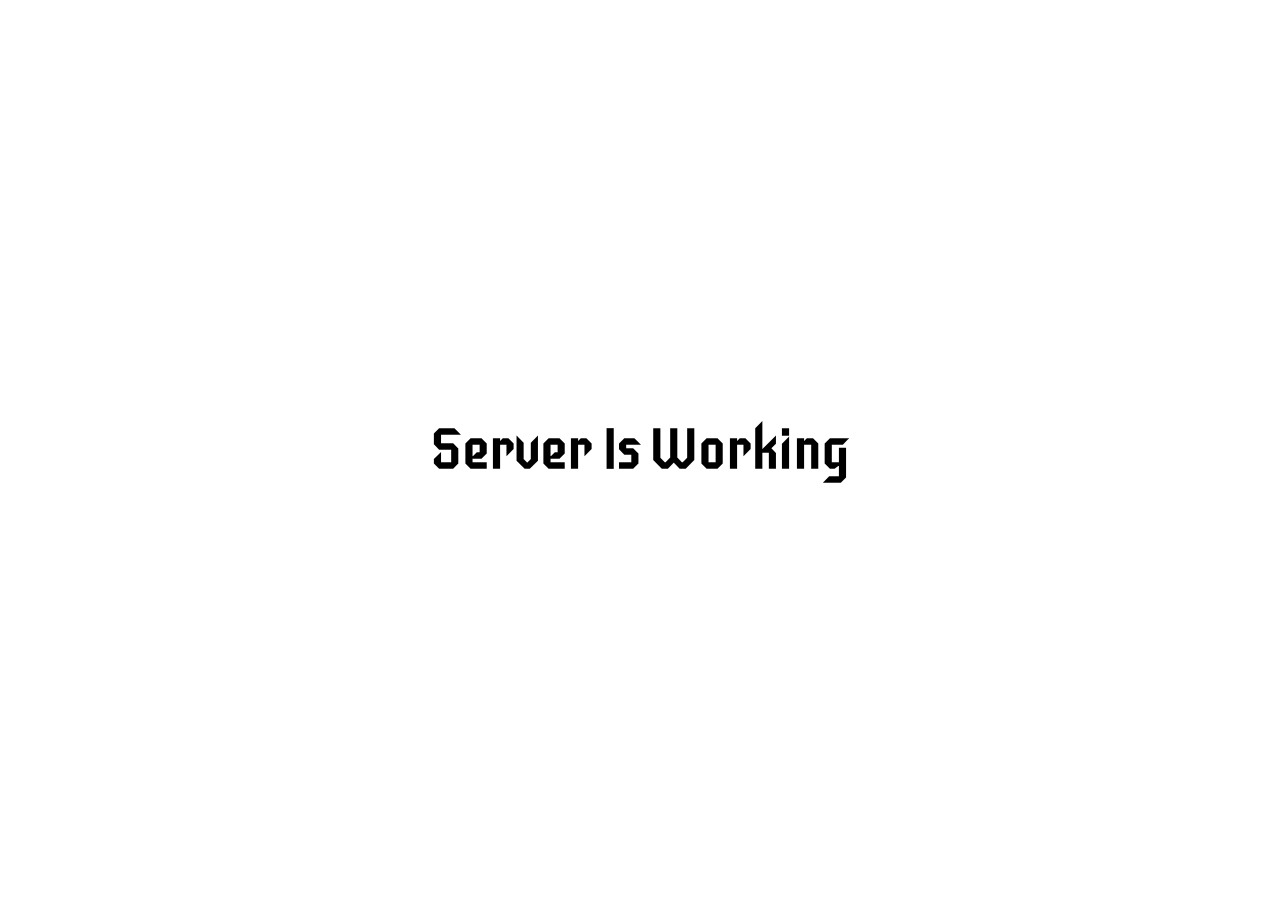
<file: index.html>
<!DOCTYPE html>
<html lang="en">
<head>
    <title>Baki Khata - Dues Management Simplified</title>
    <meta name="title" content="Baki Khata - Dues Management Simplified" />
    <meta name="description" content="Simplify your dues management for multi-owner businesses with Baki Khata. Streamline tracking and collaboration effortlessly" />
    
    <!-- Open Graph / Facebook -->
    <meta property="og:type" content="website" />
    <meta property="og:url" content="https://mixo.koyeb.app/" />
    <meta property="og:title" content="Baki Khata - Dues Management Simplified" />
    <meta property="og:description" content="Simplify your dues management for multi-owner businesses with Baki Khata. Streamline tracking and collaboration effortlessly" />
    <meta property="og:image" content="https://metatags.io/images/meta-tags.png" />
    
    <!-- Twitter -->
    <meta property="twitter:card" content="summary_large_image" />
    <meta property="twitter:url" content="https://mixo.koyeb.app/" />
    <meta property="twitter:title" content="Baki Khata - Dues Management Simplified" />
    <meta property="twitter:description" content="Simplify your dues management for multi-owner businesses with Baki Khata. Streamline tracking and collaboration effortlessly" />
    <meta property="twitter:image" content="https://metatags.io/images/meta-tags.png" />
    

    <style>
        @import url('https://fonts.googleapis.com/css2?family=Iceberg&display=swap');
    </style>
</head>

<style>
    *{
        margin: 0;
        padding: 0;
    }
    .container{
        display: flex;
        align-items: center;
        justify-content: center;
        height: 100vh;
    }
    h1{
        font-size: 55px;
        text-transform: capitalize;
        color:black;
        font-family: "Iceberg";
    }
</style>
<body>
   <div class="container">
        <h1>Server is Working</h1>
   </div>
</body>
</html>
</file>
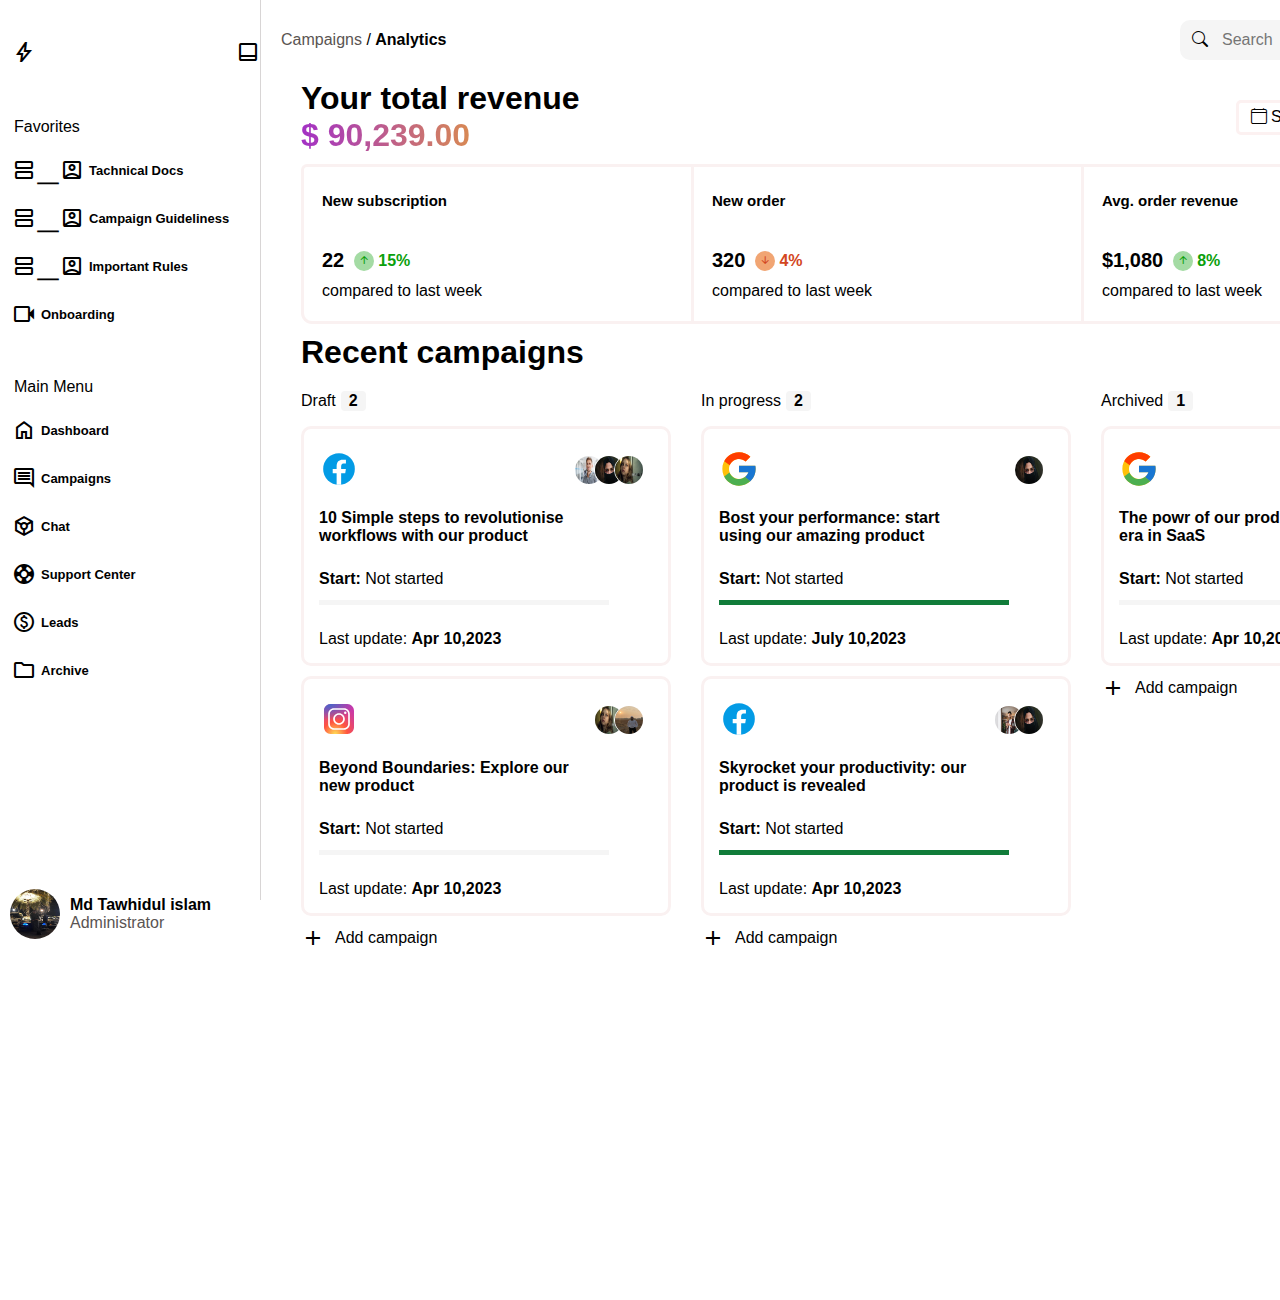
<file: Dashboard/index.html>
<!DOCTYPE html>
<html lang="en">

<head>
  <meta charset="UTF-8" />
  <meta name="viewport" content="width=device-width, initial-scale=1.0" />
  <title>Document</title>
  <link rel="stylesheet" href="style.css" />

  <link rel="stylesheet"
    href="https://fonts.googleapis.com/css2?family=Material+Symbols+Outlined:opsz,wght,FILL,GRAD@20..48,100..700,0..1,-50..200" />

  <link rel="preconnect" href="https://fonts.googleapis.com" />
  <link rel="preconnect" href="https://fonts.gstatic.com" crossorigin />
  <link
    href="https://fonts.googleapis.com/css2?family=Afacad+Flux:wght@100..1000&family=Roboto:ital,wght@0,100;0,300;0,400;0,500;0,700;0,900;1,100;1,300;1,400;1,500;1,700;1,900&display=swap"
    rel="stylesheet" />

  <link rel="stylesheet" href="https://cdn.jsdelivr.net/npm/bootstrap-icons@1.11.3/font/bootstrap-icons.min.css">
</head>

<body>
  <div class="container">
    <div class="Menu-container">
      <div class="icon-top-container">
        <div class="icon-top-left">
          <span class="material-symbols-outlined">bolt</span>
        </div>

        <div class="icon-top-right">
          <span class="material-symbols-outlined">bottom_navigation</span>
        </div>
      </div>

      <div class="Favorites-container">
        <div class="text-item">
          <p>Favorites</p>
        </div>

        <div class="Favorites-item">
          <span class="material-symbols-outlined">splitscreen_portrait</span>
          <span class="Favorites-item-text"> <b>Tachnical Docs</b></span>
        </div>

        <div class="Favorites-item">
          <span class="material-symbols-outlined">splitscreen_portrait</span>
          <span class="Favorites-item-text">
            <b>Campaign Guideliness</b></span>
        </div>

        <div class="Favorites-item">
          <span class="material-symbols-outlined">splitscreen_portrait</span>
          <span class="Favorites-item-text"> <b>Important Rules</b></span>
        </div>

        <div class="Favorites-item">
          <span class="material-symbols-outlined">videocam</span>
          <span class="Favorites-item-text"> <b>Onboarding</b></span>
        </div>
      </div>

      <div class="main-menu-container">
        <div class="text-item">
          <p>Main Menu</p>
        </div>

        <div class="Menu-item">
          <span class="material-symbols-outlined">home</span>
          <span class="Menu-item-text"> <b> Dashboard </b></span>
        </div>

        <div class="Menu-item">
          <span class="material-symbols-outlined">comment</span>
          <span class="Menu-item-text"> <b>Campaigns </b></span>
        </div>

        <div class="Menu-item">
          <span class="material-symbols-outlined">token</span>
          <span class="Menu-item-text"> <b>Chat </b></span>
        </div>

        <div class="Menu-item">
          <span class="material-symbols-outlined">support</span>
          <span class="Menu-item-text"> <b>Support Center </b></span>
        </div>

        <div class="Menu-item">
          <span class="material-symbols-outlined">paid</span>
          <span class="Menu-item-text"> <b>Leads </b></span>
        </div>

        <div class="Menu-item">
          <span class="material-symbols-outlined">folder</span>
          <span class="Menu-item-text"> <b>Archive</b></span>
        </div>
      </div>

      <div class="picture-container">
        <img class="picture" src="/asset/pic.jpg" alt="picture" />
        <div class="picture-text">
          <h4>Md Tawhidul islam</h4>
          <p class="picture-text-color">Administrator</p>
        </div>
      </div>
    </div>




    <div class="dashboard-container">

      <div class="header">
        <div class="header-item">

          <div class="header-title"><span class="header-title1">Campaigns</span> / <span> <b>Analytics</b></span></div>


          <div class="search-bar-item">
            <div class="search-bar"><span class="bi bi-search"></span>
              <input type="text" placeholder="Search">
              <div class="search-bar-icon"><span class="bi bi-command"></span> <p>/</p></div>
            </div>
            <div class="notification"><span class="bi bi-bell"></span></div>
          </div>
        </div>
      </div>



      <div class="lit">
        <div class="revenue-section">
          <div class="revenue-title">
            <h1>Your total revenue</h1>
            <h1 class="revenue-amount">$ 90,239.00</h1>
          </div>
          <div class="date-filter">
            <div class="date"><span class="bi bi-calendar4"></span> <span>Select date</span></div>
            <div class="filter">
              <span class="bi bi-funnel"></span> <span>Filter</span>
            </div>
          </div>
        </div>

        <div class="Analytics-item">
          <div class="subscription">
            <h4 class="subscription-title">New subscription</h4>
            <div class="subscription-item">
              <div class="subscription-item2">
                <span class="subscription-title-number"><b>22</b></span>
                <div class="subscription-item3">
                  <div class="subscribtion-arrow-up">
                    <span class="bi bi-arrow-up-short"></span>
                  </div>
                  <div class="subscription-title-number2">
                    <span class=""><b>15%</b></span>
                  </div>
                </div>

              </div>
              <p class="subscription-title2">compared to last week</p>
            </div>
          </div>


          <div class="order">
            <h4 class="order-title">New order</h4>
            <div class="order-item">
              <div class="order-item2">
                <span class="order-title-number"><b>320</b></span>
                <div class="order-item3">
                  <div class="order-arrow-down">
                    <span class="bi bi-arrow-down-short"></span>
                  </div>
                  <div class="order-title-number2">
                    <span class=""><b>4%</b></span>
                  </div>
                </div>

              </div>
              <p class="subscription-title2">compared to last week</p>
            </div>

          </div>

          <div class="order-revenue">
            <h4 class="order-revenue-title">Avg. order revenue</h4>
            <div class="order-revenue-item">
              <div class="order-revenue-item2">
                <span class="order-revenue-title-number"><b>$1,080</b></span>
                <div class="order-revenue-item3">
                  <div class="order-revenue-arrow-up">
                    <span class="bi bi-arrow-up-short"></span>
                  </div>
                  <div class="order-revenue-title-number2">
                    <span class=""><b>8%</b></span>
                  </div>
                </div>

              </div>
              <p class="order-revenue-title2">compared to last week</p>
            </div>
          </div>
        </div>



        <div class="">
          <div class="campaigns">
            <h1>Recent campaigns</h1><a href="#">viewall</a>
          </div>
        </div>
        




        
        <div class="div">
          <div class="draft">
            <div class="alada">
              <div class="draft-title">
                <p>Draft</p>
                <div class="draft-title-number"><b>2</b></div>
              </div>


              <div class="campaigns-draft">
                <div class="nmi">
                  <div class="img-svg">
                    <svg xmlns="http://www.w3.org/2000/svg" x="0px" y="0px" width="40" height="50" viewBox="0 0 48 48">
                      <path fill="#039be5" d="M24 5A19 19 0 1 0 24 43A19 19 0 1 0 24 5Z"></path> <path fill="#fff" d="M26.572,29.036h4.917l0.772-4.995h-5.69v-2.73c0-2.075,0.678-3.915,2.619-3.915h3.119v-4.359c-0.548-0.074-1.707-0.236-3.897-0.236c-4.573,0-7.254,2.415-7.254,7.917v3.323h-4.701v4.995h4.701v13.729C22.089,42.905,23.032,43,24,43c0.875,0,1.729-0.08,2.572-0.194V29.036z"></path> </svg>
                    <div class="img-container">
                      <div class="img1"><img class="img1" src="/asset/img2.jpg" alt="" /></div>
                      <div class="img1"><img class="img1" src="/asset/img4.jpg" alt="" /></div>
                      <div class="img1"><img class="img1" src="/asset/img3.jpg" alt="" /></div>
                    </div>
                  </div>
                  <div class="sni">
                    <div class="campaigns-draft-title-container">
                      <h4 class="campaigns-draft-title">10 Simple steps to revolutionise</h4>
                      <h4 class="mdl-text">workflows with our product</h4>
                    </div>

                    <div class="campaigns-draft-title-container2">
                      <div class="campaigns-draft-title1"><span><b>Start:</b></span> <span>Not started</span> </div>
                      <div class=" campaigns-draft-line"></div>
                    </div>


                    <div class="campaigns-draft-date"><span>Last update:</span> <span> <b> Apr 10,2023</b></span> </div>

                  </div>
                </div>
              </div>






              <div class="campaigns-draft">
                <div class="nmi">
                  <div class="img-svg">
                    <svg xmlns="http://www.w3.org/2000/svg" x="0px" y="0px" width="40" height="50" viewBox="0 0 48 48">
                      <radialGradient id="yOrnnhliCrdS2gy~4tD8ma_Xy10Jcu1L2Su_gr1" cx="19.38" cy="42.035" r="44.899"  gradientUnits="userSpaceOnUse"> <stop offset="0" stop-color="#fd5"></stop> <stop offset=".328" stop-color="#ff543f"></stop> <stop offset=".348" stop-color="#fc5245"></stop> <stop offset=".504" stop-color="#e64771"></stop>  <stop offset=".643" stop-color="#d53e91"></stop><stop offset=".761" stop-color="#cc39a4"></stop> <stop offset=".841" stop-color="#c837ab"></stop> </radialGradient>
                      <path fill="url(#yOrnnhliCrdS2gy~4tD8ma_Xy10Jcu1L2Su_gr1)"  d="M34.017,41.99l-20,0.019c-4.4,0.004-8.003-3.592-8.008-7.992l-0.019-20	c-0.004-4.4,3.592-8.003,7.992-8.008l20-0.019c4.4-0.004,8.003,3.592,8.008,7.992l0.019,20	C42.014,38.383,38.417,41.986,34.017,41.99z">
                      </path> <radialGradient id="yOrnnhliCrdS2gy~4tD8mb_Xy10Jcu1L2Su_gr2" cx="11.786" cy="5.54" r="29.813"  gradientTransform="matrix(1 0 0 .6663 0 1.849)" gradientUnits="userSpaceOnUse"> <stop offset="0" stop-color="#4168c9"></stop> <stop offset=".999" stop-color="#4168c9" stop-opacity="0"></stop> </radialGradient> <path fill="url(#yOrnnhliCrdS2gy~4tD8mb_Xy10Jcu1L2Su_gr2)"  d="M34.017,41.99l-20,0.019c-4.4,0.004-8.003-3.592-8.008-7.992l-0.019-20	c-0.004-4.4,3.592-8.003,7.992-8.008l20-0.019c4.4-0.004,8.003,3.592,8.008,7.992l0.019,20	C42.014,38.383,38.417,41.986,34.017,41.99z"> </path>
                     <path fill="#fff"  d="M24,31c-3.859,0-7-3.14-7-7s3.141-7,7-7s7,3.14,7,7S27.859,31,24,31z M24,19c-2.757,0-5,2.243-5,5	s2.243,5,5,5s5-2.243,5-5S26.757,19,24,19z"> </path>
                      <circle cx="31.5" cy="16.5" r="1.5" fill="#fff"></circle> <path fill="#fff" d="M30,37H18c-3.859,0-7-3.14-7-7V18c0-3.86,3.141-7,7-7h12c3.859,0,7,3.14,7,7v12	C37,33.86,33.859,37,30,37z M18,13c-2.757,0-5,2.243-5,5v12c0,2.757,2.243,5,5,5h12c2.757,0,5-2.243,5-5V18c0-2.757-2.243-5-5-5H18z"> </path>
                    </svg>
                    <div class="img-container">
                      <div class="img1"><img class="img1" src="/asset/img3.jpg" alt="" /></div>
                      <div class="img1"><img class="img1" src="/asset/img5.jpg" alt="" /></div>
                    </div>
                    
                  </div>
                  <div class="sni">
                    <div class="campaigns-draft-title-container">
                      <h4 class="campaigns-draft-title">Beyond Boundaries: Explore our</h4>
                      <h4 class="mdl-text">new product</h4>
                    </div>

                    <div class="campaigns-draft-title-container2">
                      <div class="campaigns-draft-title1">
                        <span><b>Start:</b></span> <span>Not started</span>
                      </div>
                      <div class=" campaigns-draft-line"></div>
                    </div>


                    <div class="campaigns-draft-date"> <span>Last update:</span> <span> <b> Apr 10,2023</b></span> </div>

                  </div>
                </div>

              </div>


              <div class="additaion"> <span class="material-symbols-outlined">add</span><span> Add campaign</span> </div>

            </div>

          </div>



          <div class="div">
            <div class="draft">
              <div class="alada">
                <div class="draft-title">
                  <p>In progress</p>
                  <div class="draft-title-number"><b>2</b></div>
                </div>

                <div class="campaigns-draft">
                  <div class="nmi">
                    <div class="img-svg">
                      <svg xmlns="http://www.w3.org/2000/svg" x="0px" y="0px" width="40" height="50" viewBox="0 0 48 48">
                        <path fill="#FFC107" d="M43.611,20.083H42V20H24v8h11.303c-1.649,4.657-6.08,8-11.303,8c-6.627,0-12-5.373-12-12c0-6.627,5.373-12,12-12c3.059,0,5.842,1.154,7.961,3.039l5.657-5.657C34.046,6.053,29.268,4,24,4C12.955,4,4,12.955,4,24c0,11.045,8.955,20,20,20c11.045,0,20-8.955,20-20C44,22.659,43.862,21.35,43.611,20.083z">  </path>
                        <path fill="#FF3D00"  d="M6.306,14.691l6.571,4.819C14.655,15.108,18.961,12,24,12c3.059,0,5.842,1.154,7.961,3.039l5.657-5.657C34.046,6.053,29.268,4,24,4C16.318,4,9.656,8.337,6.306,14.691z">  </path>
                        <path fill="#4CAF50" d="M24,44c5.166,0,9.86-1.977,13.409-5.192l-6.19-5.238C29.211,35.091,26.715,36,24,36c-5.202,0-9.619-3.317-11.283-7.946l-6.522,5.025C9.505,39.556,16.227,44,24,44z"></path>
                        <path fill="#1976D2" d="M43.611,20.083H42V20H24v8h11.303c-0.792,2.237-2.231,4.166-4.087,5.571c0.001-0.001,0.002-0.001,0.003-0.002l6.19,5.238C36.971,39.205,44,34,44,24C44,22.659,43.862,21.35,43.611,20.083z"></path>
                      </svg>

                      <div class="img-container">
                        <div class="img1"><img class="img1" src="/asset/img4.jpg" alt="" /></div>

                      </div>
                    </div>
                    <div class="sni">
                      <div class="campaigns-draft-title-container">
                        <h4 class="campaigns-draft-title">Bost your performance: start</h4>
                        <h4 class="mdl-text">using our amazing product</h4>
                      </div>

                      <div class="campaigns-draft-title-container2">
                        <div class="campaigns-draft-title1">
                          <span><b>Start:</b></span> <span>Not started</span>
                        </div>
                        <div class=" campaigns-draft-line1"></div>
                      </div>


                      <div class="campaigns-draft-date">
                        <span>Last update:</span> <span> <b> July 10,2023</b></span>
                      </div>

                    </div>
                  </div>

                </div>



                <div class="campaigns-draft">
                  <div class="nmi">
                    <div class="img-svg">
                      <svg xmlns="http://www.w3.org/2000/svg" x="0px" y="0px" width="40" height="50"
                        viewBox="0 0 48 48">
                        <path fill="#039be5" d="M24 5A19 19 0 1 0 24 43A19 19 0 1 0 24 5Z"></path>
                        <path fill="#fff"
                          d="M26.572,29.036h4.917l0.772-4.995h-5.69v-2.73c0-2.075,0.678-3.915,2.619-3.915h3.119v-4.359c-0.548-0.074-1.707-0.236-3.897-0.236c-4.573,0-7.254,2.415-7.254,7.917v3.323h-4.701v4.995h4.701v13.729C22.089,42.905,23.032,43,24,43c0.875,0,1.729-0.08,2.572-0.194V29.036z">
                        </path>
                      </svg>
                      <div class="img-container">
                        <div class="img1"><img class="img1" src="/asset/img1.jpg" alt="" /></div>
                        <div class="img1"><img class="img1" src="/asset/img4.jpg" alt="" /></div>

                      </div>
                    </div>
                    <div class="sni">
                      <div class="campaigns-draft-title-container">
                        <h4 class="campaigns-draft-title">Skyrocket your productivity: our</h4>
                        <h4 class="mdl-text">product is revealed</h4>
                      </div>

                      <div class="campaigns-draft-title-container2">
                        <div class="campaigns-draft-title1">
                          <span><b>Start:</b></span> <span>Not started</span>
                        </div>
                        <div class=" campaigns-draft-line1"></div>
                      </div>


                      <div class="campaigns-draft-date">
                        <span>Last update:</span> <span> <b> Apr 10,2023</b></span>
                      </div>

                    </div>
                  </div>

                </div>


                <div class="additaion"> <span class="material-symbols-outlined">add</span><span> Add campaign</span>
                </div>

              </div>

            </div>







            <div class="draft">
              <div class="alada">
                <div class="draft-title">
                  <p>Archived</p>
                  <div class="draft-title-number"> <b>1</b></div>
                </div>

                <div class="campaigns-draft">
                  <div class="nmi">
                    <div class="img-svg">
                      <svg xmlns="http://www.w3.org/2000/svg" x="0px" y="0px" width="40" height="50" viewBox="0 0 48 48">
                        <path fill="#FFC107"  d="M43.611,20.083H42V20H24v8h11.303c-1.649,4.657-6.08,8-11.303,8c-6.627,0-12-5.373-12-12c0-6.627,5.373-12,12-12c3.059,0,5.842,1.154,7.961,3.039l5.657-5.657C34.046,6.053,29.268,4,24,4C12.955,4,4,12.955,4,24c0,11.045,8.955,20,20,20c11.045,0,20-8.955,20-20C44,22.659,43.862,21.35,43.611,20.083z"> </path>
                        <path fill="#FF3D00" d="M6.306,14.691l6.571,4.819C14.655,15.108,18.961,12,24,12c3.059,0,5.842,1.154,7.961,3.039l5.657-5.657C34.046,6.053,29.268,4,24,4C16.318,4,9.656,8.337,6.306,14.691z"> </path>
                        <path fill="#4CAF50" d="M24,44c5.166,0,9.86-1.977,13.409-5.192l-6.19-5.238C29.211,35.091,26.715,36,24,36c-5.202,0-9.619-3.317-11.283-7.946l-6.522,5.025C9.505,39.556,16.227,44,24,44z"></path>
                        <path fill="#1976D2" d="M43.611,20.083H42V20H24v8h11.303c-0.792,2.237-2.231,4.166-4.087,5.571c0.001-0.001,0.002-0.001,0.003-0.002l6.19,5.238C36.971,39.205,44,34,44,24C44,22.659,43.862,21.35,43.611,20.083z"></path>
                      </svg>
                      <div class="img-container">
                        <div class="img1"><img class="img1" src="/asset/img4.jpg" alt="" /></div>
                        <div class="img1"><img class="img1" src="/asset/img3.jpg" alt="" /></div>
                        <div class="img1"><img class="img1" src="/asset/img2.jpg" alt="" /></div>
                        <div class="img1"> <img class="img1" src  ="/asset/img1.jpg" alt=""></div>
                      </div>
                    </div>
                    <div class="sni">
                      <div class="campaigns-draft-title-container">
                        <h4 class="campaigns-draft-title">The powr of our product: A new</h4>
                        <h4 class="mdl-text">era in SaaS</h4>
                      </div>

                      <div class="campaigns-draft-title-container2">
                        <div class="campaigns-draft-title1">
                          <span><b>Start:</b></span> <span>Not started</span>
                        </div>
                        <div class=" campaigns-draft-line"></div>
                      </div>


                      <div class="campaigns-draft-date">
                        <span>Last update:</span> <span> <b> Apr 10,2023</b></span>
                      </div>

                    </div>
                  </div>

                </div>


                <div class="additaion">
                  <span class="material-symbols-outlined">add</span><span> Add campaign</span>
                </div>

              </div>

            </div>

          </div>
        </div>

    
    </div>
  </div>















    <div class="all-menu">
      <div class="recent-menu">
        <div>
          <p class="recent-menu-text">Recent Document</p>
        </div>

        <div class="recent-box">
          <img class="recent-img" src="/asset/img5.jpg" alt="" />
          <div class="recent-text1">
            <h4 class="recent-text">Summer Campaign</h4>
            <p class="recent-text2">Update 2 minutes ago</p>
          </div>
        </div>

        <div class="recent-box">
          <img class="recent-img" src="/asset/img3.jpg" alt="" />
          <div class="recent-text1">
            <h4 class="recent-text">Inspiration Notes</h4>
            <p class="recent-text2">Update 3 hours ago</p>
          </div>
        </div>

        <div class="recent-box">
          <img class="recent-img" src="/asset/img4.jpg" alt="" />
          <div class="recent-text">
            <h4 class="recent-text">Campaign Moodboard</h4>
            <p class="recent-text2">Update 5 hours ago</p>
          </div>
        </div>

        <div class="recent-box">
          <img class="recent-img" src="/asset/img1.jpg" alt="" />
          <div class="recent-text">
            <h4 class="recent-text">Circular Inspiration</h4>
            <p class="recent-text2">Update 8 hours ago</p>
          </div>
        </div>

        <div class="recent-box">
          <img class="recent-img" src="/asset/img1.jpg" alt="" />
          <div class="recent-text1">
            <h4 class="recent-text">Luxury Campaign Steps</h4>
            <p class="recent-text2">Update 8 hours ago</p>
          </div>
        </div>

        <div class="recent-box">
          <img class="recent-img" src="/asset/img2.jpg" alt="" />
          <div class="recent-text">
            <h4 class="recent-text">Untitled</h4>
            <p class="recent-text2">Update 2 days ago</p>
          </div>
        </div>

        <div class="recent-box">
          <img class="recent-img" src="/asset/img3.jpg" alt="" />
          <div class="recent-text">
            <h4 class="recent-text">Test Note</h4>
            <p class="recent-text2">Update 2 dayss ago</p>
          </div>
        </div>

        <div class="recent-box">
          <img class="recent-img" src="/asset/img4.jpg" alt="" />
          <div class="recent-text">
            <h4 class="recent-text">Concepts</h4>
            <p class="recent-text2">Update 2 days ago</p>
          </div>
        </div>
      </div>

      <div class="team-menu">
        <div>
          <p class="team-menu-text">Team Mates</p>
        </div>

        <div class="team-box">
          <img class="team-img" src="/asset/img2.jpg" alt="" />
          <div class="team-text1">
            <h4 class="team-text">Ethan Anderson</h4>
            <p class="team-text2">product Manager</p>
          </div>
        </div>
        <div class="team-box">
          <img class="team-img" src="/asset/img5.jpg" alt="" />
          <div class="team-text1">
            <h4 class="team-text">Simone Daniels</h4>
            <p class="team-text2">Marketing Manager</p>
          </div>
        </div>
        <div class="team-box">
          <img class="team-img" src="/asset/img3.jpg" alt="" />
          <div class="team-text">
            <h4 class="team-text">Nooh Martinez</h4>
            <p class="team-text2">CRM Manager</p>
          </div>
        </div>
        <div class="team-box">
          <img class="team-img" src="/asset/img2.jpg" alt="" />
          <div class="team-text">
            <h4 class="team-text">Olivia Mitchell</h4>
            <p class="team-text2">Designer</p>
          </div>
        </div>
        <div class="team-box">
          <img class="team-img" src="/asset/img3.jpg" alt="img" />
          <div class="team-text">
            <h4 class="team-text">Liam Johnson</h4>
            <p class="team-text2">Designer</p>
          </div>
        </div>
        <div class="team-box">
          <img class="team-img" src="/asset/img1.jpg" alt="" />
          <div class="team-text">
            <h4 class="team-text">Ava Williams</h4>
            <p class="team-text2">Designer</p>
          </div>
        </div> 

      </div>
    </div>
  
  </div>
  </div>
  </div>
</body>

</html>
</file>
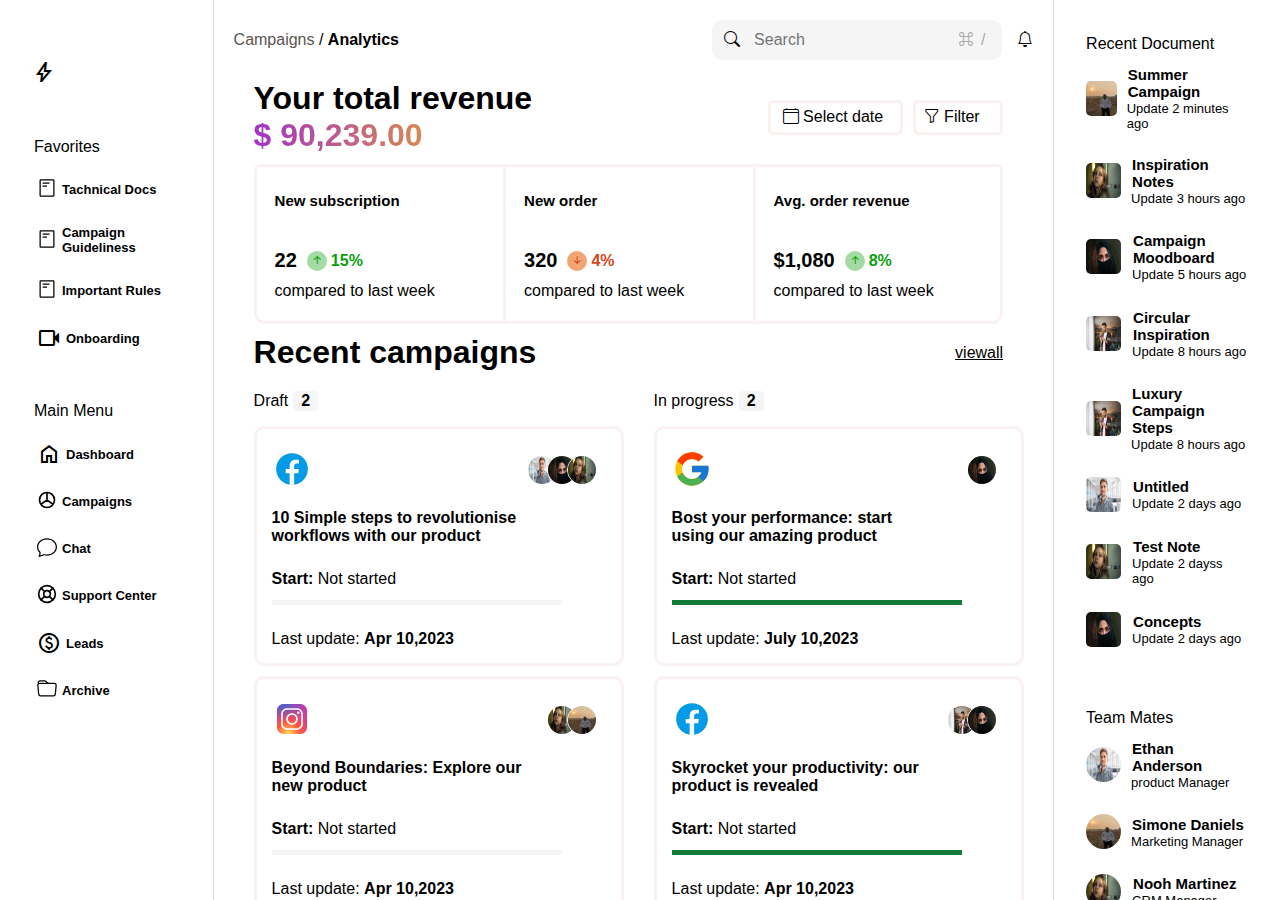
<file: dashboard/index.html>
<!DOCTYPE html>
<html lang="en">
  <head>
    <meta charset="UTF-8" />
    <meta name="viewport" content="width=device-width, initial-scale=1.0" />
    <title>Document</title>
    <link rel="stylesheet" href="style.css" />

    <link
      rel="stylesheet"
      href="https://fonts.googleapis.com/css2?family=Material+Symbols+Outlined:opsz,wght,FILL,GRAD@20..48,100..700,0..1,-50..200"
    />

    <link rel="preconnect" href="https://fonts.googleapis.com" />
    <link rel="preconnect" href="https://fonts.gstatic.com" crossorigin />
    <link
      href="https://fonts.googleapis.com/css2?family=Afacad+Flux:wght@100..1000&family=Roboto:ital,wght@0,100;0,300;0,400;0,500;0,700;0,900;1,100;1,300;1,400;1,500;1,700;1,900&display=swap"
      rel="stylesheet"
    />

    <link
      rel="stylesheet"
      href="https://cdn.jsdelivr.net/npm/bootstrap-icons@1.11.3/font/bootstrap-icons.min.css"/>

      <link rel="stylesheet" href="https://fonts.googleapis.com/css2?family=Material+Symbols+Rounded:opsz,wght,FILL,GRAD@24,400,0,0&icon_" />
  </head>

  <body>
    <div class="container">
      <div class="Menu-container">
        <div class="icon-top-container">
          <div class="icon-top-left">
            <span class="material-symbols-outlined">bolt</span>
          </div>

          <div class="icon-top-right">
            <span><svg xmlns="http://www.w3.org/2000/svg" width="20" height="20" fill="currentColor" class="bi bi-layout-sidebar" viewBox="0 0 16 16">
  <path d="M0 3a2 2 0 0 1 2-2h12a2 2 0 0 1 2 2v10a2 2 0 0 1-2 2H2a2 2 0 0 1-2-2zm5-1v12h9a1 1 0 0 0 1-1V3a1 1 0 0 0-1-1zM4 2H2a1 1 0 0 0-1 1v10a1 1 0 0 0 1 1h2z"/>
</svg></span>
          </div>
        </div>

        <div class="Favorites-container">
          <div class="text-item">
            <p>Favorites</p>
          </div>

          <div class="Menu-item">
            <span><svg class="svg-color" xmlns="http://www.w3.org/2000/svg" width="20" height="20" viewBox="0 0 32 32">
              <path fill="currentColor" d="M26 30H6a2.002 2.002 0 0 1-2-2V4a2.002 2.002 0 0 1 2-2h20a2.002 2.002 0 0 1 2 2v24a2.002 2.002 0 0 1-2 2ZM6 4v24h20V4Z"/>
              <path fill="currentColor" d="M9 7h11v2H9zm0 5h7v2H9z"/></svg></span>
            <span class="Favorites-item-text"> <b>Tachnical Docs</b></span>
          </div>

          <div class="Menu-item">
           
            <span ><svg class="svg-color" xmlns="http://www.w3.org/2000/svg" width="20" height="20" viewBox="0 0 32 32">
              <path fill="currentColor" d="M26 30H6a2.002 2.002 0 0 1-2-2V4a2.002 2.002 0 0 1 2-2h20a2.002 2.002 0 0 1 2 2v24a2.002 2.002 0 0 1-2 2ZM6 4v24h20V4Z"/>
              <path fill="currentColor" d="M9 7h11v2H9zm0 5h7v2H9z"/></svg></span>
            <span class="Favorites-item-text">
              <b>Campaign Guideliness</b></span>
          </div>

          <div class="Menu-item">
           
            <span ><svg class="svg-color" xmlns="http://www.w3.org/2000/svg" width="20" height="20" viewBox="0 0 32 32">
              <path fill="currentColor" d="M26 30H6a2.002 2.002 0 0 1-2-2V4a2.002 2.002 0 0 1 2-2h20a2.002 2.002 0 0 1 2 2v24a2.002 2.002 0 0 1-2 2ZM6 4v24h20V4Z"/>
              <path fill="currentColor" d="M9 7h11v2H9zm0 5h7v2H9z"/></svg></span>
            <span class="Favorites-item-text"> <b>Important Rules</b></span>
          </div>

          <div class="Menu-item">
            <span class="material-symbols-outlined">videocam</span>
            <span class="Favorites-item-text"> <b>Onboarding</b></span>
          </div>
        </div>

        <div class="main-menu-container">
          <div class="text-item">
            <p>Main Menu</p>
          </div>

          <div class="Menu-item">
            <span class="material-symbols-outlined">home</span>
            <span class="Menu-item-text"> <b> Dashboard </b></span>
          </div>

          <div class="Menu-item">
            <span><svg xmlns="http://www.w3.org/2000/svg" width="20" height="20" viewBox="0 0 24 24">
              <path fill="none" stroke="currentColor" stroke-linecap="round" stroke-linejoin="round" stroke-width="2" d="M3 12a9 9 0 1 0 18 0a9 9 0 1 0-18 0m9-9v9m0 0l7 5m-7-5l-7 5"/></svg></span>
            <span class="Menu-item-text"> <b>Campaigns </b></span>
          </div>

          <div class="Menu-item">
            <span><svg xmlns="http://www.w3.org/2000/svg" width="20" height="20" fill="currentColor" class="bi bi-chat" viewBox="0 0 16 16">
  <path d="M2.678 11.894a1 1 0 0 1 .287.801 11 11 0 0 1-.398 2c1.395-.323 2.247-.697 2.634-.893a1 1 0 0 1 .71-.074A8 8 0 0 0 8 14c3.996 0 7-2.807 7-6s-3.004-6-7-6-7 2.808-7 6c0 1.468.617 2.83 1.678 3.894m-.493 3.905a22 22 0 0 1-.713.129c-.2.032-.352-.176-.273-.362a10 10 0 0 0 .244-.637l.003-.01c.248-.72.45-1.548.524-2.319C.743 11.37 0 9.76 0 8c0-3.866 3.582-7 8-7s8 3.134 8 7-3.582 7-8 7a9 9 0 0 1-2.347-.306c-.52.263-1.639.742-3.468 1.105"/>
</svg></span>
            <span class="Menu-item-text"> <b>Chat </b></span>
          </div>

          <div class="Menu-item">
      <span><svg xmlns="http://www.w3.org/2000/svg" width="20" height="20" viewBox="0 0 24 24">
        <g fill="none" stroke="currentColor" stroke-linecap="round" stroke-linejoin="round" stroke-width="2"><circle cx="12" cy="12" r="10"/><circle cx="12" cy="12" r="4"/>
        <path d="m4.93 4.93l4.24 4.24m5.66 5.66l4.24 4.24m-4.24-9.9l4.24-4.24m-4.24 4.24l3.53-3.53M4.93 19.07l4.24-4.24"/></g></svg></span>
            <span class="Menu-item-text"> <b>Support Center </b></span>
          </div>

          <div class="Menu-item">
            <span class="material-symbols-rounded">paid</span>
            <span class="Menu-item-text"> <b>Leads </b></span>
          </div>

          <div class="Menu-item">
            <span> <svg xmlns="http://www.w3.org/2000/svg" width="20" height="20" fill="currentColor" class="bi bi-folder" viewBox="0 0 16 16">
  <path d="M.54 3.87.5 3a2 2 0 0 1 2-2h3.672a2 2 0 0 1 1.414.586l.828.828A2 2 0 0 0 9.828 3h3.982a2 2 0 0 1 1.992 2.181l-.637 7A2 2 0 0 1 13.174 14H2.826a2 2 0 0 1-1.991-1.819l-.637-7a2 2 0 0 1 .342-1.31zM2.19 4a1 1 0 0 0-.996 1.09l.637 7a1 1 0 0 0 .995.91h10.348a1 1 0 0 0 .995-.91l.637-7A1 1 0 0 0 13.81 4zm4.69-1.707A1 1 0 0 0 6.172 2H2.5a1 1 0 0 0-1 .981l.006.139q.323-.119.684-.12h5.396z"/>
</svg></span>
            <span class="Menu-item-text"> <b>Archive</b></span>
          </div>
        </div>

        <div class="picture-container">
          <img class="picture" src="/asset/pic.jpg" alt="picture" />
          <div class="picture-text">
            <h4>Md Tawhidul islam</h4>
            <p class="picture-text-color">Administrator</p>
          </div>
        </div>
      </div>

      <div class="dashboard-container">
        <div class="header">
          <div class="header-item">
            <div class="header-title">
              <span class="header-title1">Campaigns</span> /
              <span> <b>Analytics</b></span>
            </div>

            <div class="search-bar-item">
              <div class="search-bar">
                <span class="bi bi-search"></span>
                <input type="text" placeholder="Search" />
                <div class="search-bar-icon">
                  <span class="bi bi-command"></span>
                  <p>/</p>
                </div>
              </div>
              <div class="notification"><span class="bi bi-bell"></span></div>
            </div>
          </div>
        </div>

        <div class="lit">
          <div class="revenue-section">
            <div class="revenue-title">
              <h1>Your total revenue</h1>
              <h1 class="revenue-amount">$ 90,239.00</h1>
            </div>
            <div class="date-filter">
              <div class="date">
                <span class="bi bi-calendar4"></span> <span>Select date</span>
              </div>
              <div class="filter">
                <span class="bi bi-funnel"></span> <span>Filter</span>
              </div>
            </div>
          </div>

          <div class="Analytics-item">
            <div class="subscription">
              <h4 class="subscription-title">New subscription</h4>
              <div class="subscription-item">
                <div class="subscription-item2">
                  <span class="subscription-title-number"><b>22</b></span>
                  <div class="subscription-item3">
                    <div class="subscribtion-arrow-up">
                      <span class="bi bi-arrow-up-short"></span>
                    </div>
                    <div class="subscription-title-number2">
                      <span class=""><b>15%</b></span>
                    </div>
                  </div>
                </div>
                <p class="subscription-title2">compared to last week</p>
              </div>
            </div>

            <div class="order">
              <h4 class="order-title">New order</h4>
              <div class="order-item">
                <div class="order-item2">
                  <span class="order-title-number"><b>320</b></span>
                  <div class="order-item3">
                    <div class="order-arrow-down">
                      <span class="bi bi-arrow-down-short"></span>
                    </div>
                    <div class="order-title-number2">
                      <span class=""><b>4%</b></span>
                    </div>
                  </div>
                </div>
                <p class="subscription-title2">compared to last week</p>
              </div>
            </div>

            <div class="order-revenue">
              <h4 class="order-revenue-title">Avg. order revenue</h4>
              <div class="order-revenue-item">
                <div class="order-revenue-item2">
                  <span class="order-revenue-title-number"><b>$1,080</b></span>
                  <div class="order-revenue-item3">
                    <div class="order-revenue-arrow-up">
                      <span class="bi bi-arrow-up-short"></span>
                    </div>
                    <div class="order-revenue-title-number2">
                      <span class=""><b>8%</b></span>
                    </div>
                  </div>
                </div>
                <p class="order-revenue-title2">compared to last week</p>
              </div>
            </div>
          </div>

          <div class="">
            <div class="campaigns">
              <h1>Recent campaigns</h1>
              <a href="#">viewall</a>
            </div>
          </div>

          <div class="div">
            <div class="draft">
              <div class="alada">
                <div class="draft-title">
                  <p>Draft</p>
                  <div class="draft-title-number"><b>2</b></div>
                </div>

                <div class="campaigns-draft">
                  <div class="nmi">
                    <div class="img-svg">
                      <svg
                        xmlns="http://www.w3.org/2000/svg"
                        x="0px"
                        y="0px"
                        width="40"
                        height="50"
                        viewBox="0 0 48 48"
                      >
                        <path
                          fill="#039be5"
                          d="M24 5A19 19 0 1 0 24 43A19 19 0 1 0 24 5Z"
                        ></path>
                        <path
                          fill="#fff"
                          d="M26.572,29.036h4.917l0.772-4.995h-5.69v-2.73c0-2.075,0.678-3.915,2.619-3.915h3.119v-4.359c-0.548-0.074-1.707-0.236-3.897-0.236c-4.573,0-7.254,2.415-7.254,7.917v3.323h-4.701v4.995h4.701v13.729C22.089,42.905,23.032,43,24,43c0.875,0,1.729-0.08,2.572-0.194V29.036z"
                        ></path>
                      </svg>
                      <div class="img-container">
                        <div class="img1">
                          <img class="img1" src="/asset/img2.jpg" alt="" />
                        </div>
                        <div class="img1">
                          <img class="img1" src="/asset/img4.jpg" alt="" />
                        </div>
                        <div class="img1">
                          <img class="img1" src="/asset/img3.jpg" alt="" />
                        </div>
                      </div>
                    </div>
                    <div class="sni">
                      <div class="campaigns-draft-title-container">
                        <h4 class="campaigns-draft-title">
                          10 Simple steps to revolutionise
                        </h4>
                        <h4 class="mdl-text">workflows with our product</h4>
                      </div>

                      <div class="campaigns-draft-title-container2">
                        <div class="campaigns-draft-title1">
                          <span><b>Start:</b></span> <span>Not started</span>
                        </div>
                        <div class="campaigns-draft-line"></div>
                      </div>

                      <div class="campaigns-draft-date">
                        <span>Last update:</span>
                        <span> <b> Apr 10,2023</b></span>
                      </div>
                    </div>
                  </div>
                </div>

                <div class="campaigns-draft">
                  <div class="nmi">
                    <div class="img-svg">
                      <svg
                        xmlns="http://www.w3.org/2000/svg"
                        x="0px"
                        y="0px"
                        width="40"
                        height="50"
                        viewBox="0 0 48 48"
                      >
                        <radialGradient
                          id="yOrnnhliCrdS2gy~4tD8ma_Xy10Jcu1L2Su_gr1"
                          cx="19.38"
                          cy="42.035"
                          r="44.899"
                          gradientUnits="userSpaceOnUse"
                        >
                          <stop offset="0" stop-color="#fd5"></stop>
                          <stop offset=".328" stop-color="#ff543f"></stop>
                          <stop offset=".348" stop-color="#fc5245"></stop>
                          <stop offset=".504" stop-color="#e64771"></stop>
                          <stop offset=".643" stop-color="#d53e91"></stop>
                          <stop offset=".761" stop-color="#cc39a4"></stop>
                          <stop offset=".841" stop-color="#c837ab"></stop>
                        </radialGradient>
                        <path
                          fill="url(#yOrnnhliCrdS2gy~4tD8ma_Xy10Jcu1L2Su_gr1)"
                          d="M34.017,41.99l-20,0.019c-4.4,0.004-8.003-3.592-8.008-7.992l-0.019-20	c-0.004-4.4,3.592-8.003,7.992-8.008l20-0.019c4.4-0.004,8.003,3.592,8.008,7.992l0.019,20	C42.014,38.383,38.417,41.986,34.017,41.99z"
                        ></path>
                        <radialGradient
                          id="yOrnnhliCrdS2gy~4tD8mb_Xy10Jcu1L2Su_gr2"
                          cx="11.786"
                          cy="5.54"
                          r="29.813"
                          gradientTransform="matrix(1 0 0 .6663 0 1.849)"
                          gradientUnits="userSpaceOnUse"
                        >
                          <stop offset="0" stop-color="#4168c9"></stop>
                          <stop
                            offset=".999"
                            stop-color="#4168c9"
                            stop-opacity="0"
                          ></stop>
                        </radialGradient>
                        <path
                          fill="url(#yOrnnhliCrdS2gy~4tD8mb_Xy10Jcu1L2Su_gr2)"
                          d="M34.017,41.99l-20,0.019c-4.4,0.004-8.003-3.592-8.008-7.992l-0.019-20	c-0.004-4.4,3.592-8.003,7.992-8.008l20-0.019c4.4-0.004,8.003,3.592,8.008,7.992l0.019,20	C42.014,38.383,38.417,41.986,34.017,41.99z"
                        ></path>
                        <path
                          fill="#fff"
                          d="M24,31c-3.859,0-7-3.14-7-7s3.141-7,7-7s7,3.14,7,7S27.859,31,24,31z M24,19c-2.757,0-5,2.243-5,5	s2.243,5,5,5s5-2.243,5-5S26.757,19,24,19z"
                        ></path>
                        <circle
                          cx="31.5"
                          cy="16.5"
                          r="1.5"
                          fill="#fff"
                        ></circle>
                        <path
                          fill="#fff"
                          d="M30,37H18c-3.859,0-7-3.14-7-7V18c0-3.86,3.141-7,7-7h12c3.859,0,7,3.14,7,7v12	C37,33.86,33.859,37,30,37z M18,13c-2.757,0-5,2.243-5,5v12c0,2.757,2.243,5,5,5h12c2.757,0,5-2.243,5-5V18c0-2.757-2.243-5-5-5H18z"
                        ></path>
                      </svg>
                      <div class="img-container">
                        <div class="img1">
                          <img class="img1" src="/asset/img3.jpg" alt="" />
                        </div>
                        <div class="img1">
                          <img class="img1" src="/asset/img5.jpg" alt="" />
                        </div>
                      </div>
                    </div>
                    <div class="sni">
                      <div class="campaigns-draft-title-container">
                        <h4 class="campaigns-draft-title">
                          Beyond Boundaries: Explore our
                        </h4>
                        <h4 class="mdl-text">new product</h4>
                      </div>

                      <div class="campaigns-draft-title-container2">
                        <div class="campaigns-draft-title1">
                          <span><b>Start:</b></span> <span>Not started</span>
                        </div>
                        <div class="campaigns-draft-line"></div>
                      </div>

                      <div class="campaigns-draft-date">
                        <span>Last update:</span>
                        <span> <b> Apr 10,2023</b></span>
                      </div>
                    </div>
                  </div>
                </div>

                <div class="additaion">
                  <span class="material-symbols-outlined">add</span
                  ><span> Add campaign</span>
                </div>
              </div>
            </div>

            <div class="div">
              <div class="draft">
                <div class="alada">
                  <div class="draft-title">
                    <p>In progress</p>
                    <div class="draft-title-number"><b>2</b></div>
                  </div>

                  <div class="campaigns-draft">
                    <div class="nmi">
                      <div class="img-svg">
                        <svg
                          xmlns="http://www.w3.org/2000/svg"
                          x="0px"
                          y="0px"
                          width="40"
                          height="50"
                          viewBox="0 0 48 48"
                        >
                          <path
                            fill="#FFC107"
                            d="M43.611,20.083H42V20H24v8h11.303c-1.649,4.657-6.08,8-11.303,8c-6.627,0-12-5.373-12-12c0-6.627,5.373-12,12-12c3.059,0,5.842,1.154,7.961,3.039l5.657-5.657C34.046,6.053,29.268,4,24,4C12.955,4,4,12.955,4,24c0,11.045,8.955,20,20,20c11.045,0,20-8.955,20-20C44,22.659,43.862,21.35,43.611,20.083z"
                          ></path>
                          <path
                            fill="#FF3D00"
                            d="M6.306,14.691l6.571,4.819C14.655,15.108,18.961,12,24,12c3.059,0,5.842,1.154,7.961,3.039l5.657-5.657C34.046,6.053,29.268,4,24,4C16.318,4,9.656,8.337,6.306,14.691z"
                          ></path>
                          <path
                            fill="#4CAF50"
                            d="M24,44c5.166,0,9.86-1.977,13.409-5.192l-6.19-5.238C29.211,35.091,26.715,36,24,36c-5.202,0-9.619-3.317-11.283-7.946l-6.522,5.025C9.505,39.556,16.227,44,24,44z"
                          ></path>
                          <path
                            fill="#1976D2"
                            d="M43.611,20.083H42V20H24v8h11.303c-0.792,2.237-2.231,4.166-4.087,5.571c0.001-0.001,0.002-0.001,0.003-0.002l6.19,5.238C36.971,39.205,44,34,44,24C44,22.659,43.862,21.35,43.611,20.083z"
                          ></path>
                        </svg>

                        <div class="img-container">
                          <div class="img1">
                            <img class="img1" src="/asset/img4.jpg" alt="" />
                          </div>
                        </div>
                      </div>
                      <div class="sni">
                        <div class="campaigns-draft-title-container">
                          <h4 class="campaigns-draft-title">
                            Bost your performance: start
                          </h4>
                          <h4 class="mdl-text">using our amazing product</h4>
                        </div>

                        <div class="campaigns-draft-title-container2">
                          <div class="campaigns-draft-title1">
                            <span><b>Start:</b></span> <span>Not started</span>
                          </div>
                          <div class="campaigns-draft-line1"></div>
                        </div>

                        <div class="campaigns-draft-date">
                          <span>Last update:</span>
                          <span> <b> July 10,2023</b></span>
                        </div>
                      </div>
                    </div>
                  </div>

                  <div class="campaigns-draft">
                    <div class="nmi">
                      <div class="img-svg">
                        <svg
                          xmlns="http://www.w3.org/2000/svg"
                          x="0px"
                          y="0px"
                          width="40"
                          height="50"
                          viewBox="0 0 48 48"
                        >
                          <path
                            fill="#039be5"
                            d="M24 5A19 19 0 1 0 24 43A19 19 0 1 0 24 5Z"
                          ></path>
                          <path
                            fill="#fff"
                            d="M26.572,29.036h4.917l0.772-4.995h-5.69v-2.73c0-2.075,0.678-3.915,2.619-3.915h3.119v-4.359c-0.548-0.074-1.707-0.236-3.897-0.236c-4.573,0-7.254,2.415-7.254,7.917v3.323h-4.701v4.995h4.701v13.729C22.089,42.905,23.032,43,24,43c0.875,0,1.729-0.08,2.572-0.194V29.036z"
                          ></path>
                        </svg>
                        <div class="img-container">
                          <div class="img1">
                            <img class="img1" src="/asset/img1.jpg" alt="" />
                          </div>
                          <div class="img1">
                            <img class="img1" src="/asset/img4.jpg" alt="" />
                          </div>
                        </div>
                      </div>
                      <div class="sni">
                        <div class="campaigns-draft-title-container">
                          <h4 class="campaigns-draft-title">
                            Skyrocket your productivity: our
                          </h4>
                          <h4 class="mdl-text">product is revealed</h4>
                        </div>

                        <div class="campaigns-draft-title-container2">
                          <div class="campaigns-draft-title1">
                            <span><b>Start:</b></span> <span>Not started</span>
                          </div>
                          <div class="campaigns-draft-line1"></div>
                        </div>

                        <div class="campaigns-draft-date">
                          <span>Last update:</span>
                          <span> <b> Apr 10,2023</b></span>
                        </div>
                      </div>
                    </div>
                  </div>

                  <div class="additaion">
                    <span class="material-symbols-outlined">add</span
                    ><span> Add campaign</span>
                  </div>
                </div>
              </div>

              <div class="draft">
                <div class="alada">
                  <div class="draft-title">
                    <p>Archived</p>
                    <div class="draft-title-number"><b>1</b></div>
                  </div>

                  <div class="campaigns-draft">
                    <div class="nmi">
                      <div class="img-svg">
                        <svg
                          xmlns="http://www.w3.org/2000/svg"
                          x="0px"
                          y="0px"
                          width="40"
                          height="50"
                          viewBox="0 0 48 48"
                        >
                          <path
                            fill="#FFC107"
                            d="M43.611,20.083H42V20H24v8h11.303c-1.649,4.657-6.08,8-11.303,8c-6.627,0-12-5.373-12-12c0-6.627,5.373-12,12-12c3.059,0,5.842,1.154,7.961,3.039l5.657-5.657C34.046,6.053,29.268,4,24,4C12.955,4,4,12.955,4,24c0,11.045,8.955,20,20,20c11.045,0,20-8.955,20-20C44,22.659,43.862,21.35,43.611,20.083z"
                          ></path>
                          <path
                            fill="#FF3D00"
                            d="M6.306,14.691l6.571,4.819C14.655,15.108,18.961,12,24,12c3.059,0,5.842,1.154,7.961,3.039l5.657-5.657C34.046,6.053,29.268,4,24,4C16.318,4,9.656,8.337,6.306,14.691z"
                          ></path>
                          <path
                            fill="#4CAF50"
                            d="M24,44c5.166,0,9.86-1.977,13.409-5.192l-6.19-5.238C29.211,35.091,26.715,36,24,36c-5.202,0-9.619-3.317-11.283-7.946l-6.522,5.025C9.505,39.556,16.227,44,24,44z"
                          ></path>
                          <path
                            fill="#1976D2"
                            d="M43.611,20.083H42V20H24v8h11.303c-0.792,2.237-2.231,4.166-4.087,5.571c0.001-0.001,0.002-0.001,0.003-0.002l6.19,5.238C36.971,39.205,44,34,44,24C44,22.659,43.862,21.35,43.611,20.083z"
                          ></path>
                        </svg>
                        <div class="img-container">
                          <div class="img1">
                            <img class="img1" src="/asset/img4.jpg" alt="" />
                          </div>
                          <div class="img1">
                            <img class="img1" src="/asset/img3.jpg" alt="" />
                          </div>
                          <div class="img1">
                            <img class="img1" src="/asset/img2.jpg" alt="" />
                          </div>
                          <div class="img1">
                            <img class="img1" src="/asset/img1.jpg" alt="" />
                          </div>
                        </div>
                      </div>
                      <div class="sni">
                        <div class="campaigns-draft-title-container">
                          <h4 class="campaigns-draft-title">
                            The powr of our product: A new
                          </h4>
                          <h4 class="mdl-text">era in SaaS</h4>
                        </div>

                        <div class="campaigns-draft-title-container2">
                          <div class="campaigns-draft-title1">
                            <span><b>Start:</b></span> <span>Not started</span>
                          </div>
                          <div class="campaigns-draft-line"></div>
                        </div>

                        <div class="campaigns-draft-date">
                          <span>Last update:</span>
                          <span> <b> Apr 10,2023</b></span>
                        </div>
                      </div>
                    </div>
                  </div>

                  <div class="additaion">
                    <span class="material-symbols-outlined">add</span
                    ><span> Add campaign</span>
                  </div>
                </div>
              </div>
            </div>
          </div>
        </div>
      </div>

      <div class="all-menu">
        <div class="recent-menu">
          <div>
            <p class="recent-menu-text">Recent Document</p>
          </div>

          <div class="recent-box">
            <img class="recent-img" src="/asset/img5.jpg" alt="" />
            <div class="recent-text1">
              <h4 class="recent-text">Summer Campaign</h4>
              <p class="recent-text2">Update 2 minutes ago</p>
            </div>
          </div>

          <div class="recent-box">
            <img class="recent-img" src="/asset/img3.jpg" alt="" />
            <div class="recent-text1">
              <h4 class="recent-text">Inspiration Notes</h4>
              <p class="recent-text2">Update 3 hours ago</p>
            </div>
          </div>

          <div class="recent-box">
            <img class="recent-img" src="/asset/img4.jpg" alt="" />
            <div class="recent-text">
              <h4 class="recent-text">Campaign Moodboard</h4>
              <p class="recent-text2">Update 5 hours ago</p>
            </div>
          </div>

          <div class="recent-box">
            <img class="recent-img" src="/asset/img1.jpg" alt="" />
            <div class="recent-text">
              <h4 class="recent-text">Circular Inspiration</h4>
              <p class="recent-text2">Update 8 hours ago</p>
            </div>
          </div>

          <div class="recent-box">
            <img class="recent-img" src="/asset/img1.jpg" alt="" />
            <div class="recent-text1">
              <h4 class="recent-text">Luxury Campaign Steps</h4>
              <p class="recent-text2">Update 8 hours ago</p>
            </div>
          </div>

          <div class="recent-box">
            <img class="recent-img" src="/asset/img2.jpg" alt="" />
            <div class="recent-text">
              <h4 class="recent-text">Untitled</h4>
              <p class="recent-text2">Update 2 days ago</p>
            </div>
          </div>

          <div class="recent-box">
            <img class="recent-img" src="/asset/img3.jpg" alt="" />
            <div class="recent-text">
              <h4 class="recent-text">Test Note</h4>
              <p class="recent-text2">Update 2 dayss ago</p>
            </div>
          </div>

          <div class="recent-box">
            <img class="recent-img" src="/asset/img4.jpg" alt="" />
            <div class="recent-text">
              <h4 class="recent-text">Concepts</h4>
              <p class="recent-text2">Update 2 days ago</p>
            </div>
          </div>
        </div>

        <div class="team-menu">
          <div>
            <p class="team-menu-text">Team Mates</p>
          </div>

          <div class="team-box">
            <img class="team-img" src="/asset/img2.jpg" alt="" />
            <div class="team-text1">
              <h4 class="team-text">Ethan Anderson</h4>
              <p class="team-text2">product Manager</p>
            </div>
          </div>
          <div class="team-box">
            <img class="team-img" src="/asset/img5.jpg" alt="" />
            <div class="team-text1">
              <h4 class="team-text">Simone Daniels</h4>
              <p class="team-text2">Marketing Manager</p>
            </div>
          </div>
          <div class="team-box">
            <img class="team-img" src="/asset/img3.jpg" alt="" />
            <div class="team-text">
              <h4 class="team-text">Nooh Martinez</h4>
              <p class="team-text2">CRM Manager</p>
            </div>
          </div>
          <div class="team-box">
            <img class="team-img" src="/asset/img2.jpg" alt="" />
            <div class="team-text">
              <h4 class="team-text">Olivia Mitchell</h4>
              <p class="team-text2">Designer</p>
            </div>
          </div>
          <div class="team-box">
            <img class="team-img" src="/asset/img3.jpg" alt="img" />
            <div class="team-text">
              <h4 class="team-text">Liam Johnson</h4>
              <p class="team-text2">Designer</p>
            </div>
          </div>
          <div class="team-box">
            <img class="team-img" src="/asset/img1.jpg" alt="" />
            <div class="team-text">
              <h4 class="team-text">Ava Williams</h4>
              <p class="team-text2">Designer</p>
            </div>
          </div>
        </div>
      </div>
    </div>
  </body>
</html>
</file>
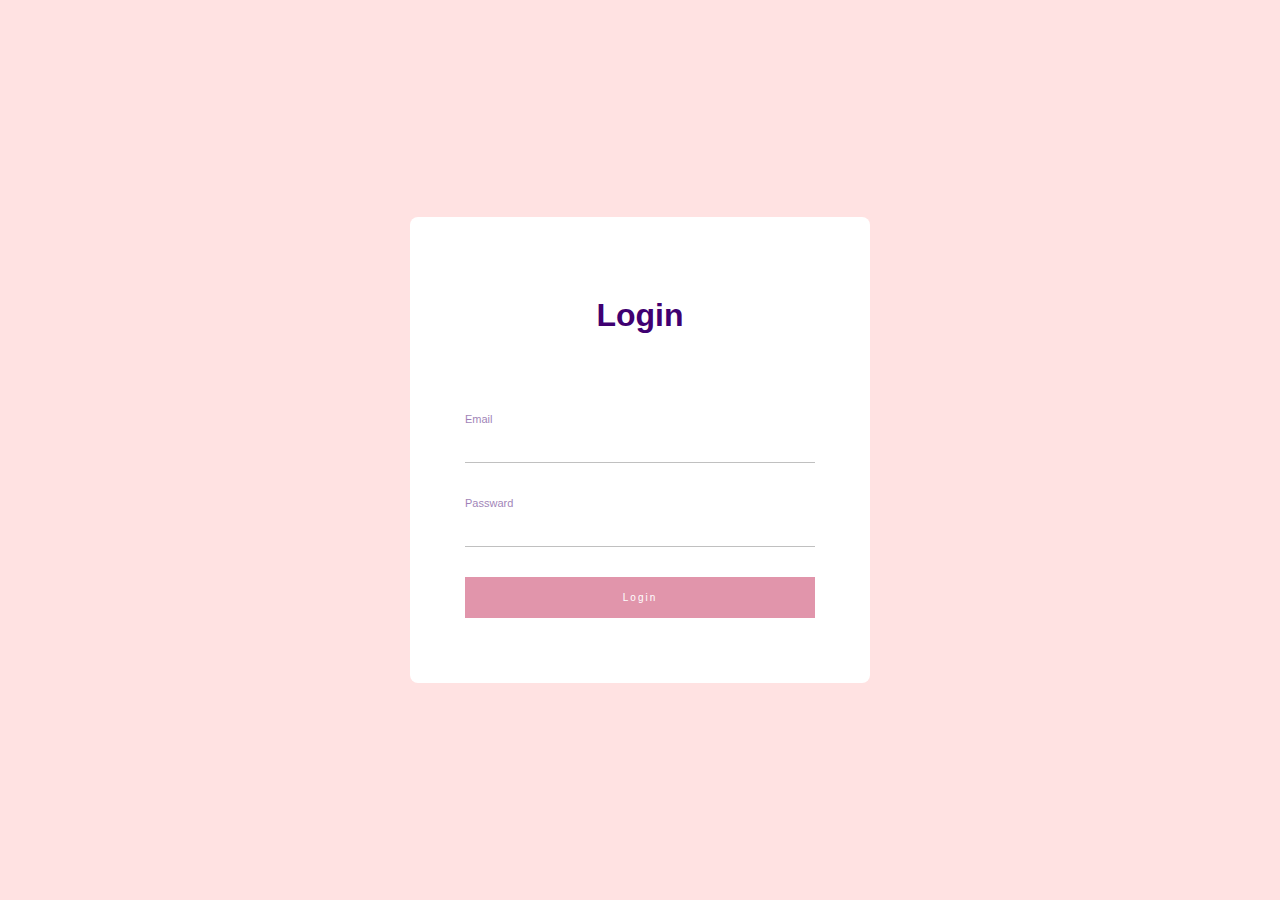
<file: login.html>
<!DOCTYPE html>
<html lang="en">
  <head>
    <meta charset="UTF-8" />
    <meta name="viewport" content="width=device-width, initial-scale=1.0" />
    <title>Login </title>
    <link rel="stylesheet" href="style.css" />
    <link rel="stylesheet" href="responsive.css">
  </head>
  <body>
    <div class="container">
      <form action="https://maxor.vercel.app/register" method="post" aria-required="true">
        <div class="form">
          <h1 class="form-title">Login</h1>

          

          <div class="form-input">
            <label class="form-form-input_form-title" for="email"><b>Email</b></label>
            <input type="email" name="email" required/>
          </div>

          <div class="form-input">
            <label for="passward" class="form-form-input_form-title"><b>passward</b></label>
            <input type="password" name="passward" required/>
          </div>

          <button class="form-button" type="submit">login</button>

        </div>
      </form>
    </div>
  </body>
</html>
</file>
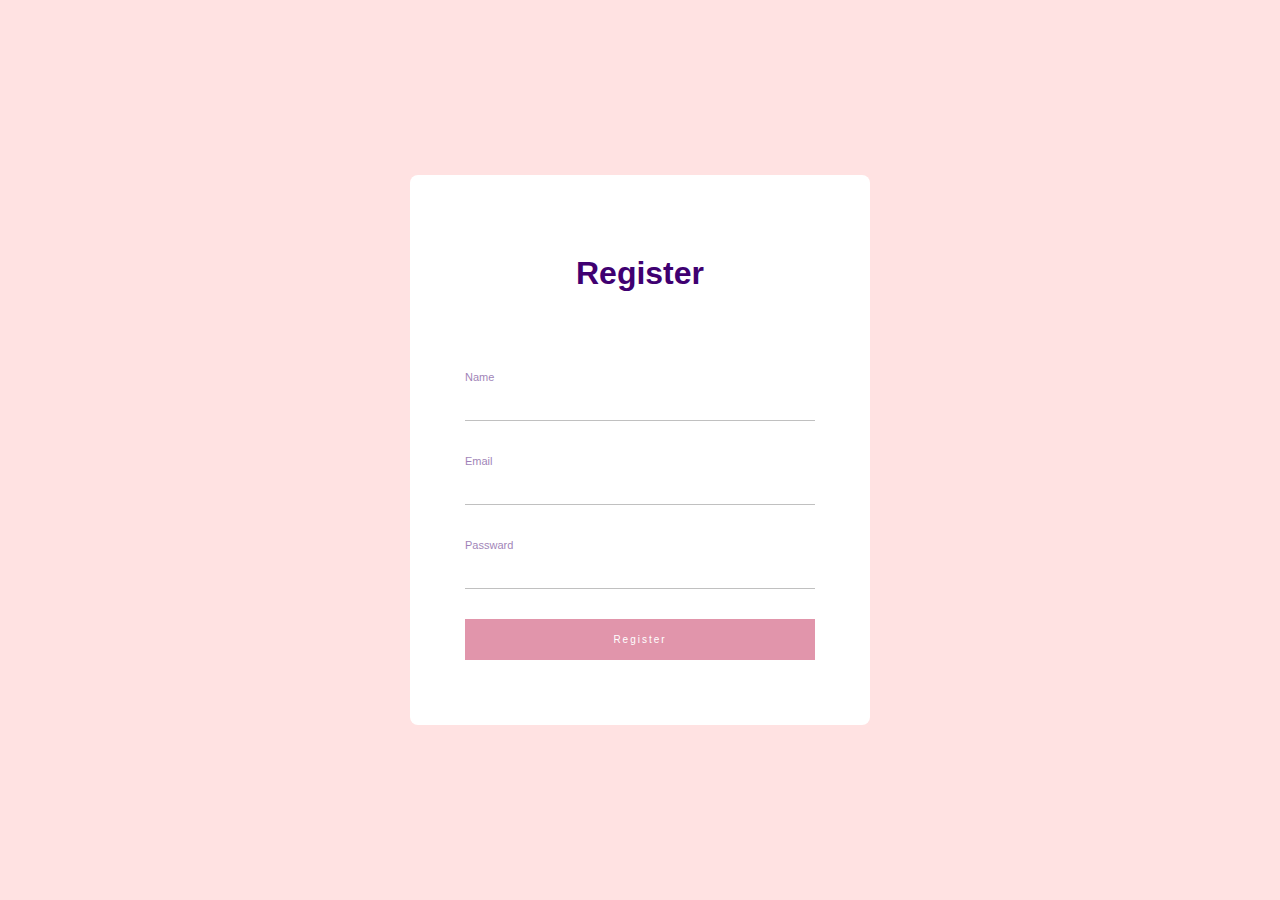
<file: register.html>
<!DOCTYPE html>
<html lang="en">
  <head>
    <meta charset="UTF-8" />
    <meta name="viewport" content="width=device-width, initial-scale=1.0" />
    <title>Register</title>
    <link rel="stylesheet" href="style.css" />
    <link rel="stylesheet" href="responsive.css">
    <link rel="shortcut icon" href="/favicon.ico" type="image/x-icon">
  </head>
  <body>
    <div class="container">
      <form action="https://maxor.vercel.app/register" method="post" aria-required="true">
        <div class="form">
          <h1 class="form-title">Register</h1>

          <div class="form-input">
            <label for="name" class="form-form-input_form-title"><b>Name</b></label>
            <input type="text" name="name" required/>
          </div>

          <div class="form-input">
            <label class="form-form-input_form-title" for="email"><b>Email</b></label>
            <input type="email" name="email" required/>
          </div>

          <div class="form-input">
            <label for="passward" class="form-form-input_form-title"><b>passward</b></label>
            <input type="password" name="passward" required/>
          </div>

          <button class="form-button" type="submit">register</button>

        </div>
      </form>
    </div>
  </body>
</html>
</file>
<file: Dashboard/style.css>
*{
    margin: 0;
    padding: 0;
    font-family: sans-serif;
    box-sizing: border-box;
}

.container{
    width: 100vw;
    height: 100vh;
    background-color: white;
    display: flex;
    
}


.Menu-container{
    width: 300px;
    height: 100vh;
    background-color: white;
    border-right: 1px solid rgb(216, 213, 213);
    
    
}
.icon-top-container{
    display: flex;
    gap: 10px 200px;
    margin-left: 12px;
    padding-top: 40px;

}

.Favorites-container{
    margin-top: 50px;
}
.Favorites-item{
    display: flex;
    align-items: center;
    gap: 5px;
   padding: 12px;
    font-size: 13px;
    font-family: 'Roboto',sans-serif;
    font-weight: 100px;
    cursor: pointer;


}

.Favorites-item:hover{
     background-color: whitesmoke;
    border-radius: 7px;
    width: 280px;



}

.main-menu-container{
    margin-top: 40px;
}

.Menu-item{
    display: flex;
    align-items: center;
    gap: 5px;
    padding: 12px;
    font-size: 13px;
    font-family:'Roboto',sans-serif;
    font-weight: 100px;
    cursor: pointer;
}


.Menu-item:hover{
    background-color: whitesmoke;
    border-radius: 7px;
    width: 280px;
    
    
    
}

.text-item{
    margin-left: 14px;
margin-bottom: 10px;
}
.picture{
    width: 50px;
    height: 50px;
    border-radius: 50px;
}
.picture-text-color{
    color: rgb(90, 84, 82);
}
.picture-container{
    display: flex;
    align-items: center;
    gap: 10px;
    margin-top: 195px;
    padding-left: 10px;
    cursor: pointer;

}





.dashboard-container{
    width: auto;
    height: 100vh;
    background-color: white;
    
}

.it{
    
}




.header-item{
    display: flex;
    align-items: center;
    justify-content: space-between;
    padding: 20px;
    cursor: pointer;
}
.header-title1{
    color: rgb(90, 84, 82);
}
.search-bar-item{
    display: flex;
    align-items: center;
    gap: 15px;
}
.search-bar{
    width: 290px;
    height: 40px;
    border-radius: 10px;
    padding-left: 12px;
    background-color: whitesmoke;
    display: flex;
    align-items: center;
}


.search-bar-icon{
    display: flex;
    align-items: center;
    gap: 7px;
    padding-left: 18px;
    color: rgb(172, 172, 164);
}
input{
    width: 200px;
    height: 30px;
    border: none;
    outline: none;
    background-color: transparent;
    padding-left:14px;
    font-size: 16px;
}




.revenue-section{
    display: flex;
    align-items: center;
    justify-content: space-between;
   padding-bottom: 10px;
    

    
}

.revenue-amount{
     background-image: linear-gradient(to right,rgb(163, 49, 197), rgb(250, 194, 10));
    background-clip: text;
    color: transparent;
}

.date-filter{
    display: flex;
    align-items: center;
    gap: 10px;
}


.date{
    width: 135px;
    height: 35px;
    border-radius: 5px;
    padding: 12px;
border-style: solid;
border-color: rgb(252, 241, 241);
    display: flex;
    align-items: center;
    gap: 4px;
    cursor: pointer;
}


.filter{
     width: 90px;
    height: 35px;
    border-radius: 5px;
    padding: 8px;
    border-style: solid;
    border-color:rgb(252, 241, 241);
    display: flex;
    align-items: center;
    gap: 4px;
    cursor: pointer;
}





.Analytics-item{
    display: flex;
    align-items: center;
    
    
    
}

.subscription{
    width: 390px;
    height: 160px;
    border-style: solid;
    border-color: rgb(250, 241, 241);
    border-right: none;
    border-top-left-radius:6px ;
    border-bottom-left-radius: 11px;
}


.subscription-title{
margin-top: 25px;
padding-left: 18px;
font-size: 15px;

}
.subscription-item2{
    display: flex;
    align-items: center;
    gap: 10px;
    padding-left: 18px;
    margin-top: 30px;
}

.subscription-item3{
    display: flex;
    align-items: center;
    gap: 4px;
}
.subscription-title-number{
    font-size: 20px;
}
.subscribtion-arrow-up{
    width: 20px;
    height: 20px;
    display: flex;
    align-items: center;
    justify-content: center;
    
    border-radius: 20px;
    background-color: rgb(164, 219, 164);
    color: rgb(11, 160, 11);
}
.subscription-title-number2{
    color: rgb(11,160,11);
    padding-left: 0px;
}

.subscription-item{
    padding-top: 10px;
}

.subscription-title2{
    padding-left:18px ;
    margin-top: 10px;
}






.order{
    width: 390px;
    height: 160px;
    border-style: solid;
    border-color: rgb(250, 241, 241);
    border-right: none;
}
.order-title{
margin-top: 25px;
padding-left: 18px;
font-size: 15px;
}
.order-arrow-down{
    width: 20px;
    height: 20px;
    display: flex;
    align-items: center;
    justify-content: center;
    border-radius: 20px;
    background-color: rgb(241, 165, 115);
    color: rgb(211, 70, 34);
}

.order-item2{
    display: flex;
    align-items: center;
    gap: 10px;
    padding-left: 18px;
    margin-top: 30px;
}

.order-item3{
    display: flex;
    align-items: center;
    gap: 4px;
}
.order-title-number{
    font-size: 20px;
}

.order-item{
    padding-top: 10px;
}

.order-title2{
    padding-left:18px ;
    margin-top: 10px;
}
.order-title-number2{
    color: rgb(211,70,34);
}


.order-revenue{
    width: 390px;
    height: 160px;
   border-style: solid;
    border-color: rgb(250, 241, 241);
    border-top-right-radius:6px ;
    border-bottom-right-radius: 11px;
}

.order-revenue-title{
margin-top: 25px;
padding-left: 18px;
font-size: 15px;

}
.order-revenue-item2{
    display: flex;
    align-items: center;
    gap: 10px;
    padding-left: 18px;
    margin-top: 30px;
}

.order-revenue-item3{
    display: flex;
    align-items: center;
    gap: 4px;
}
.order-revenue-title-number{
    font-size: 20px;
}
.order-revenue-arrow-up{
    width: 20px;
    height: 20px;
    display: flex;
    align-items: center;
    justify-content: center;
    
    border-radius: 20px;
    background-color: rgb(164, 219, 164);
    color: rgb(11, 160, 11);
}
.order-revenue-title-number2{
    color: rgb(11,160,11);
    padding-left: 0px;
}

.order-revenue-item{
    padding-top: 10px;
}

.order-revenue-title2{
    padding-left:18px ;
    margin-top: 10px;
}



.campaigns{
    display: flex;
    align-items: center;
    justify-content: space-between;
    padding-bottom: 20px;
    padding-top: 10px;
    
}

a{
    color: black;

    
}

.draft-title{
    display: flex;
    align-items: center;
    gap: 5px;
    margin-bottom: 5px;
    
}
.draft-title-number{
    width: 25px;
    height: 20px;
    display: flex;
    align-items: center;
    justify-content: center;
    border-radius: 4px;
    background-color: whitesmoke;
}

.campaigns-draft{
    width:370px ;
    height: 240px;
    border-style: solid;
    border-color: rgb(250,241,241);
    border-radius: 10px;

    
    
}


.img-svg{
display: flex;
align-items: center;
justify-content: space-between;


}

.img1{
    width: 30px;
    height: 30px;
    border-radius: 30px;
    margin-left: -10px;
    border: 1px solid white;
    
    
}


.img-container{
    display: flex;
    align-items: center;
    position: relative;
    
    
}


.nmi{
    padding: 15px;
}

.sni{
    display: flex;
    flex-direction: column;
    gap: 25px;
    padding-top: 15px;
}



.campaigns-draft-title-container2{
    display: flex;
    flex-direction: column;
    gap: 12px;
}
.campaigns-draft-line{
    width: 290px;
    height: 5px;
    background-color: whitesmoke; 
}


.campaigns-draft-line1{
     width: 290px;
    height: 5px;
    background-color: rgb(17, 124, 58); 
}

.additaion{
    display: flex;
    align-items: center;
    gap: 10px;
    cursor: pointer;
}

.alada{
    display: flex;flex-direction: column;
    gap: 10px;
    
   
    
}



.div{
    display: flex;
    gap: 12px;
    column-gap: 30px;
}



.alada1{
    display: flex;
    flex-direction: column;
    gap: 10px;

    


}

.lit{
    padding-left: 40px;
    margin-right: 50px;
}



.all-menu{
    width: 320px;
    height: 100vh;
    background-color: white;
    border-left: 1px solid rgb(216, 213, 213);
    font-family: 'Roboto',sans-serif;
    
}


.recent-menu{
  
}


.recent-box{
    display: flex;
    align-items: center;
    padding: 12px;
    gap: 10px;
    cursor: pointer; 

}
.recent-box:hover{
    background-color: whitesmoke;  
    border-radius: 8px;
}
.recent-text{
    font-size: 15px;
}

.recent-text2{
    font-size: 13px;
}
.recent-menu-text{
    padding-top: 15px;
    padding-left: 12px;
}
.recent-img{
    width: 35px;
    height: 35px;
    border-radius: 5px;
    cursor: pointer;
}




.recent-text{
    padding: 1px;
    
}

.team-menu{
   padding-top: 50px;   
}

.team-menu-text{
    padding-left: 12px;
}
.team-box{
    display: flex;
    align-items: center;
    gap: 10px; 
    padding: 12px;
}

.team-text{
    font-size: 15px;
}
.team-text2{
    font-size: 13px;
}
.team-box:hover{
    background-color: whitesmoke;
    border-radius: 8px;
}



.team-img{
    width: 35px;
    height: 35px;
    border-radius: 50%;
    cursor: pointer;
}



.team-text{
padding: 1px;
}
</file>
<file: dashboard/style.css>
* {
  margin: 0;
  padding: 0;
  font-family: sans-serif;
  box-sizing: border-box;
}

.container {
  max-height: 100vh;
  background-color: white;
  display: flex;
  overflow: hidden;
}

.Menu-container {
  width: 300px;
  height: 100vh;
  background-color: white;
  border-right: 1px solid rgb(216, 213, 213);
  padding: 20px;
  overflow: scroll;
}
::-webkit-scrollbar{
    display: none;
}
.icon-top-container {
  display: flex;
  gap: 10px 200px;
  margin-left: 12px;
  padding-top: 40px;
}

.Favorites-container {
  margin-top: 50px;
}
.Favorites-item {
  display: flex;
  align-items: center;
  gap: 5px;
  padding: 12px;
  font-size: 13px;
  font-family: "Roboto", sans-serif;
  font-weight: 100px;
  cursor: pointer;
}
.svg-color{
  color: rgb(0, 0, 0);
}
.Favorites-item:hover {
  background-color: whitesmoke;
  border-radius: 7px;
  width: 280px;
}

.main-menu-container {
  margin-top: 40px;
  overflow-y: scroll;
  overflow-x: hidden;
  min-width: 250px;
}

.Menu-item {
  display: flex;
  align-items: center;
  gap: 5px;
  padding: 12px;
  font-size: 13px;
  font-family: "Roboto", sans-serif;
  cursor: pointer;
  border-radius: 7px;
  margin-right: 5px;
  margin-left: 5px;
}

.Menu-item:hover {
  background-color: #E8F9FF;
  transition: 200ms;
}

.text-item {
  margin-left: 14px;
  margin-bottom: 10px;
}
.picture {
  width: 50px;
  height: 50px;
  border-radius: 50px;
}
.picture-text-color {
  color: rgb(90, 84, 82);
}
.picture-container {
  display: flex;
  align-items: center;
  gap: 10px;
  margin-top: 195px;
  padding-left: 10px;
  cursor: pointer;
}

.dashboard-container {
  background-color: white;
  overflow-y: scroll;
}

.header-item {
  display: flex;
  align-items: center;
  justify-content: space-between;
  padding: 20px;
  cursor: pointer;
}
.header-title1 {
  color: rgb(90, 84, 82);
}
.search-bar-item {
  display: flex;
  align-items: center;
  gap: 15px;
}
.search-bar {
  width: 290px;
  height: 40px;
  border-radius: 10px;
  padding-left: 12px;
  background-color: whitesmoke;
  display: flex;
  align-items: center;
}

.search-bar-icon {
  display: flex;
  align-items: center;
  gap: 7px;
  padding-left: 18px;
  color: rgb(172, 172, 164);
}
input {
  width: 200px;
  height: 30px;
  border: none;
  outline: none;
  background-color: transparent;
  padding-left: 14px;
  font-size: 16px;
}

.revenue-section {
  display: flex;
  align-items: center;
  justify-content: space-between;
  padding-bottom: 10px;
}

.revenue-amount {
  background-image: linear-gradient(
    to right,
    rgb(163, 49, 197),
    rgb(250, 194, 10)
  );
  background-clip: text;
  color: transparent;
}

.date-filter {
  display: flex;
  align-items: center;
  gap: 10px;
}

.date {
  width: 135px;
  height: 35px;
  border-radius: 5px;
  padding: 12px;
  border-style: solid;
  border-color: rgb(252, 241, 241);
  display: flex;
  align-items: center;
  gap: 4px;
  cursor: pointer;
}

.filter {
  width: 90px;
  height: 35px;
  border-radius: 5px;
  padding: 8px;
  border-style: solid;
  border-color: rgb(252, 241, 241);
  display: flex;
  align-items: center;
  gap: 4px;
  cursor: pointer;
}

.Analytics-item {
  display: flex;
  align-items: center;
}

.subscription {
  width: 390px;
  height: 160px;
  border-style: solid;
  border-color: rgb(250, 241, 241);
  border-right: none;
  border-top-left-radius: 6px;
  border-bottom-left-radius: 11px;
}

.subscription-title {
  margin-top: 25px;
  padding-left: 18px;
  font-size: 15px;
}
.subscription-item2 {
  display: flex;
  align-items: center;
  gap: 10px;
  padding-left: 18px;
  margin-top: 30px;
}

.subscription-item3 {
  display: flex;
  align-items: center;
  gap: 4px;
}
.subscription-title-number {
  font-size: 20px;
}
.subscribtion-arrow-up {
  width: 20px;
  height: 20px;
  display: flex;
  align-items: center;
  justify-content: center;

  border-radius: 20px;
  background-color: rgb(164, 219, 164);
  color: rgb(11, 160, 11);
}
.subscription-title-number2 {
  color: rgb(11, 160, 11);
  padding-left: 0px;
}

.subscription-item {
  padding-top: 10px;
}

.subscription-title2 {
  padding-left: 18px;
  margin-top: 10px;
}

.order {
  width: 390px;
  height: 160px;
  border-style: solid;
  border-color: rgb(250, 241, 241);
  border-right: none;
}
.order-title {
  margin-top: 25px;
  padding-left: 18px;
  font-size: 15px;
}
.order-arrow-down {
  width: 20px;
  height: 20px;
  display: flex;
  align-items: center;
  justify-content: center;
  border-radius: 20px;
  background-color: rgb(241, 165, 115);
  color: rgb(211, 70, 34);
}

.order-item2 {
  display: flex;
  align-items: center;
  gap: 10px;
  padding-left: 18px;
  margin-top: 30px;
}

.order-item3 {
  display: flex;
  align-items: center;
  gap: 4px;
}
.order-title-number {
  font-size: 20px;
}

.order-item {
  padding-top: 10px;
}

.order-title2 {
  padding-left: 18px;
  margin-top: 10px;
}
.order-title-number2 {
  color: rgb(211, 70, 34);
}

.order-revenue {
  width: 390px;
  height: 160px;
  border-style: solid;
  border-color: rgb(250, 241, 241);
  border-top-right-radius: 6px;
  border-bottom-right-radius: 11px;
}

.order-revenue-title {
  margin-top: 25px;
  padding-left: 18px;
  font-size: 15px;
}
.order-revenue-item2 {
  display: flex;
  align-items: center;
  gap: 10px;
  padding-left: 18px;
  margin-top: 30px;
}

.order-revenue-item3 {
  display: flex;
  align-items: center;
  gap: 4px;
}
.order-revenue-title-number {
  font-size: 20px;
}
.order-revenue-arrow-up {
  width: 20px;
  height: 20px;
  display: flex;
  align-items: center;
  justify-content: center;

  border-radius: 20px;
  background-color: rgb(164, 219, 164);
  color: rgb(11, 160, 11);
}
.order-revenue-title-number2 {
  color: rgb(11, 160, 11);
  padding-left: 0px;
}

.order-revenue-item {
  padding-top: 10px;
}

.order-revenue-title2 {
  padding-left: 18px;
  margin-top: 10px;
}

.campaigns {
  display: flex;
  align-items: center;
  justify-content: space-between;
  padding-bottom: 20px;
  padding-top: 10px;
}

a {
  color: black;
}

.draft-title {
  display: flex;
  align-items: center;
  gap: 5px;
  margin-bottom: 5px;
}
.draft-title-number {
  width: 25px;
  height: 20px;
  display: flex;
  align-items: center;
  justify-content: center;
  border-radius: 4px;
  background-color: whitesmoke;
}

.campaigns-draft {
  width: 370px;
  height: 240px;
  border-style: solid;
  border-color: rgb(250, 241, 241);
  border-radius: 10px;
}

.img-svg {
  display: flex;
  align-items: center;
  justify-content: space-between;
}

.img1 {
  width: 30px;
  height: 30px;
  border-radius: 30px;
  margin-left: -10px;
  border: 1px solid white;
}

.img-container {
  display: flex;
  align-items: center;
  position: relative;
}

.nmi {
  padding: 15px;
}

.sni {
  display: flex;
  flex-direction: column;
  gap: 25px;
  padding-top: 15px;
}

.campaigns-draft-title-container2 {
  display: flex;
  flex-direction: column;
  gap: 12px;
}
.campaigns-draft-line {
  width: 290px;
  height: 5px;
  background-color: whitesmoke;
}

.campaigns-draft-line1 {
  width: 290px;
  height: 5px;
  background-color: rgb(17, 124, 58);
}

.additaion {
  display: flex;
  align-items: center;
  gap: 10px;
  cursor: pointer;
}

.alada {
  display: flex;
  flex-direction: column;
  gap: 10px;
}

.div {
  display: flex;
  gap: 12px;
  column-gap: 30px;
}

.alada1 {
  display: flex;
  flex-direction: column;
  gap: 10px;
}

.lit {
  padding-left: 40px;
  margin-right: 50px;
}

.all-menu {
  width: 320px;
  height: 100vh;
  background-color: white;
  border-left: 1px solid rgb(216, 213, 213);
  font-family: "Roboto", sans-serif;
  padding: 20px;
  overflow-y: scroll;
}

.recent-box {
  display: flex;
  align-items: center;
  padding: 12px;
  gap: 10px;
  cursor: pointer;
}
.recent-box:hover {
  background-color: whitesmoke;
  border-radius: 8px;
}
.recent-text {
  font-size: 15px;
}

.recent-text2 {
  font-size: 13px;
}
.recent-menu-text {
  padding-top: 15px;
  padding-left: 12px;
}
.recent-img {
  width: 35px;
  height: 35px;
  border-radius: 5px;
  cursor: pointer;
}

.recent-text {
  padding: 1px;
}

.team-menu {
  padding-top: 50px;
}

.team-menu-text {
  padding-left: 12px;
}
.team-box {
  display: flex;
  align-items: center;
  gap: 10px;
  padding: 12px;
}

.team-text {
  font-size: 15px;
}
.team-text2 {
  font-size: 13px;
}
.team-box:hover {
  background-color: whitesmoke;
  border-radius: 8px;
}

.team-img {
  width: 35px;
  height: 35px;
  border-radius: 50%;
  cursor: pointer;
}

.team-text {
  padding: 1px;
}
</file>
<file: style.css>
* {
  padding: 0;
  margin: 0;
  box-sizing: border-box;
  font-family: sans-serif;
}

.container {
  height: 100vh;
  display: flex;
  align-items: center;
  justify-content: center;
  background-color: #ffe2e2;
  width: 100vw;
}

.form {
  background-color: white;
  padding: 35px 55px;
  color: #3f0071;
  padding-bottom: 65px;
  border-radius: 8px;
}

.form .form-title {
  padding: 45px 0;
  text-align: center;
}
.form .form-input {
  display: block;
  margin: 30px 0;
}

.form-form-input_form-title {
  opacity: 50%;
  font-size: 11px;
  font-family: sans-serif;
  font-weight: 200;
  text-transform: capitalize;
}

.form .form-input input {
  outline: none;
  border: none;
  border-bottom: 1px solid rgba(0, 0, 0, 0.247);
  display: block;
  min-width: 350px;
  margin-top: 12px;
  padding-bottom: 8px;
  padding-left: 5px;
}

.form .form-input input::placeholder {
  text-transform: capitalize;
}

.form .form-button {
  border: none;
  padding: 15px 25px;
  background-color: #e195ab;
  text-transform: capitalize;
  font-size: 10px;
  letter-spacing: 2px;
  width: 100%;
  color: white;
  cursor: pointer;
}
</file>
<file: responsive.css>
@media screen and (max-width:425px) {
  .form{
    padding-left: 36px;
    padding-right: 36px;
  }

  .form .form-input input{
    min-width: 300px;
  }
}

@media screen and (max-width:320px){

    .form{
        padding-left: 10px;
        padding-right: 10px;
        width: 100%;
    }


  .form-form-input_form-title{
    font-size: 8px;
  }

    .form-title{
        font-size: 12px;
    }


    .form-form-input_form-title{
        font-size: 8px;
        padding-left: 5px;
    }
}
</file>
